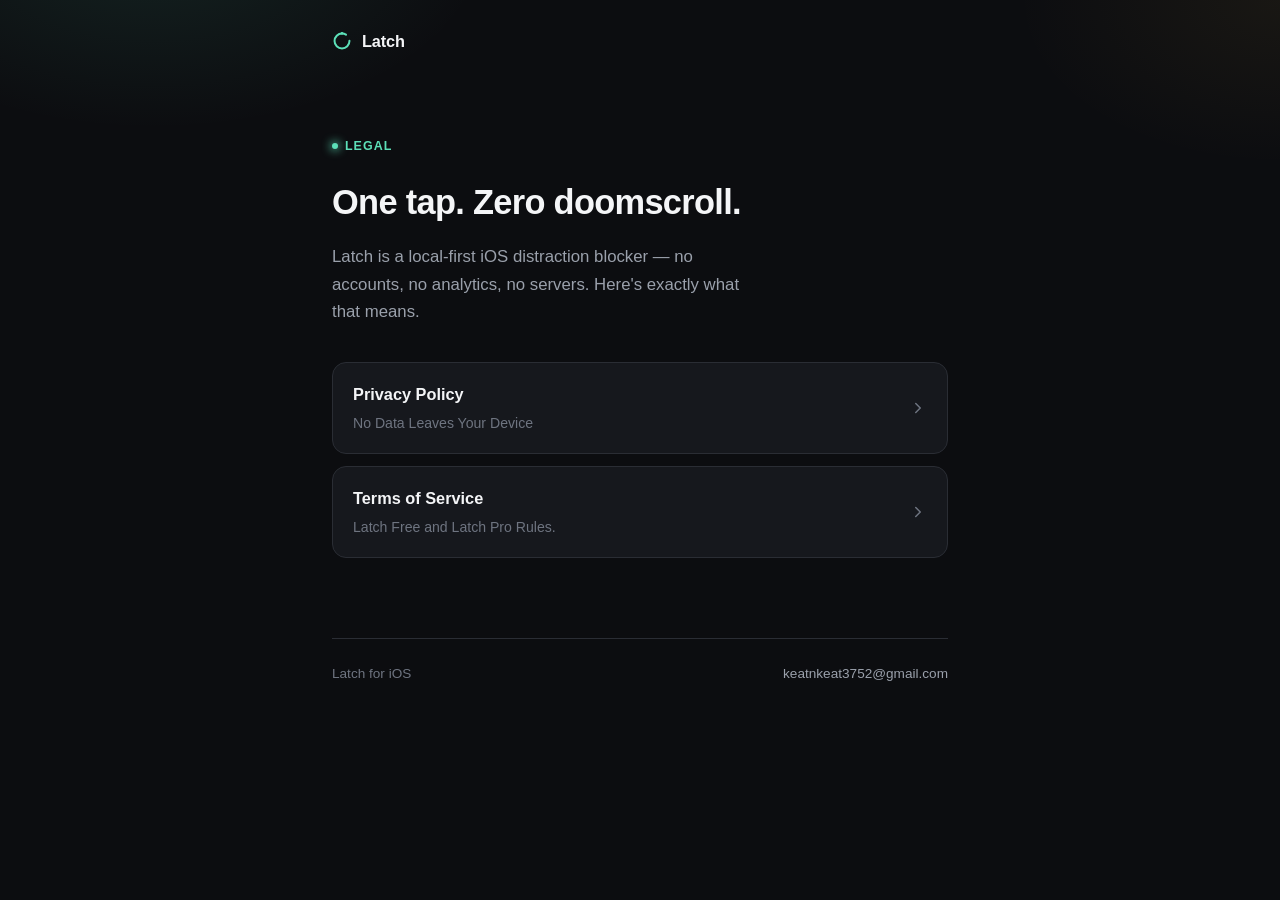
<file: index.html>
<!doctype html>
<html lang="en">
<head>
<meta charset="utf-8">
<meta name="viewport" content="width=device-width, initial-scale=1">
<meta name="color-scheme" content="dark">
<title>Latch — Legal</title>
<meta name="description" content="Privacy Policy and Terms of Service for Latch, the iOS distraction blocker.">
<link rel="stylesheet" href="styles.css?v=2">
</head>
<body>
<div class="wrap">

  <header class="site-header">
    <span class="brand">
      <svg class="brand-mark" width="20" height="20" viewBox="0 0 22 22" fill="none" xmlns="http://www.w3.org/2000/svg">
        <circle cx="11" cy="11" r="8.2" stroke="#5CE0B8" stroke-width="2.2" stroke-linecap="round" stroke-dasharray="43 8"/>
        <circle cx="11" cy="2.6" r="1.6" fill="#5CE0B8"/>
      </svg>
      Latch
    </span>
  </header>

  <section class="hero">
    <span class="kicker">Legal</span>
    <h1>One tap. Zero doomscroll.</h1>
    <p>Latch is a local-first iOS distraction blocker — no accounts, no analytics, no servers. Here's exactly what that means.</p>

    <div class="link-grid">
      <a class="link-card" href="privacy/">
        <span>
          <span class="title">Privacy Policy</span>
          <span class="desc">No Data Leaves Your Device</span>
        </span>
        <svg class="chev" width="18" height="18" viewBox="0 0 24 24" fill="none"><path d="M9 6l6 6-6 6" stroke="currentColor" stroke-width="2" stroke-linecap="round" stroke-linejoin="round"/></svg>
      </a>
      <a class="link-card" href="terms/">
        <span>
          <span class="title">Terms of Service</span>
          <span class="desc">Latch Free and Latch Pro Rules.</span>
        </span>
        <svg class="chev" width="18" height="18" viewBox="0 0 24 24" fill="none"><path d="M9 6l6 6-6 6" stroke="currentColor" stroke-width="2" stroke-linecap="round" stroke-linejoin="round"/></svg>
      </a>
    </div>
  </section>

  <footer class="site-footer">
    <span>Latch for iOS</span>
    <span><a href="mailto:keatnkeat3752@gmail.com">keatnkeat3752@gmail.com</a></span>
  </footer>

</div>
</body>
</html>
</file>
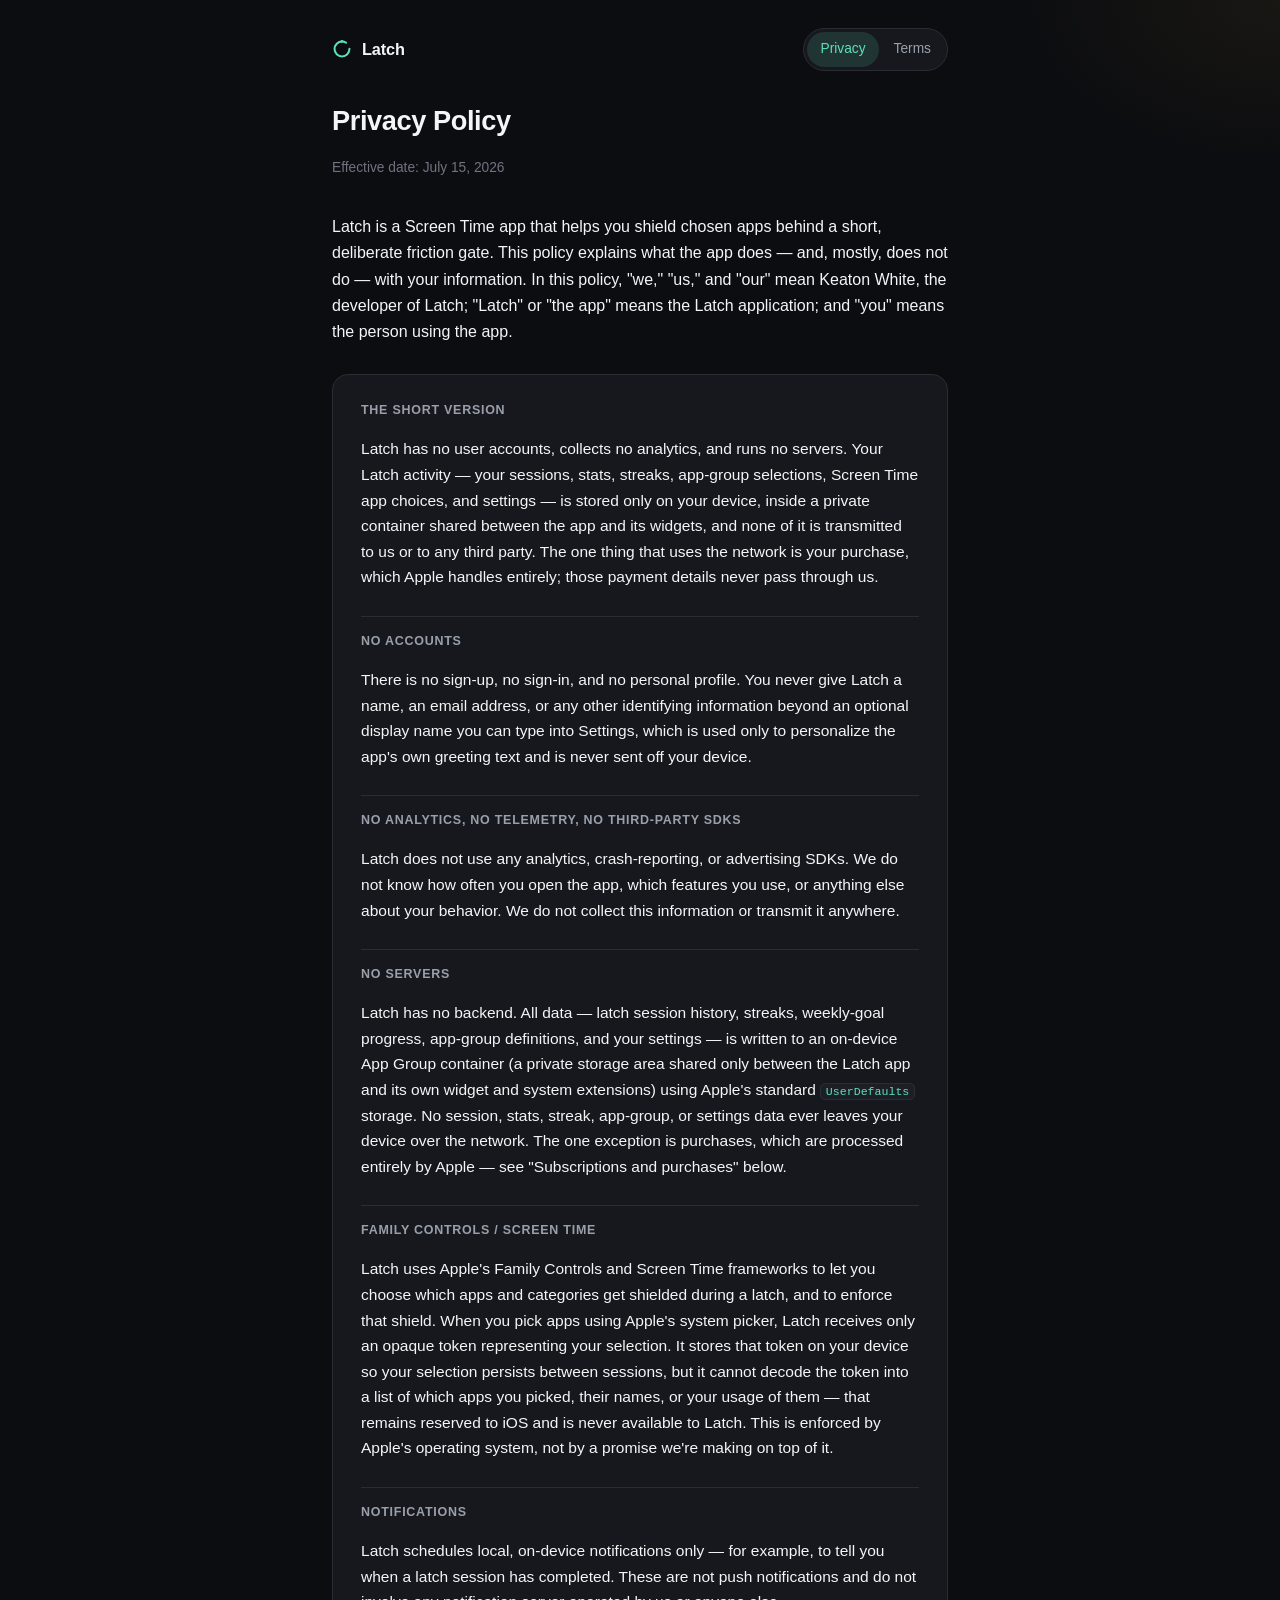
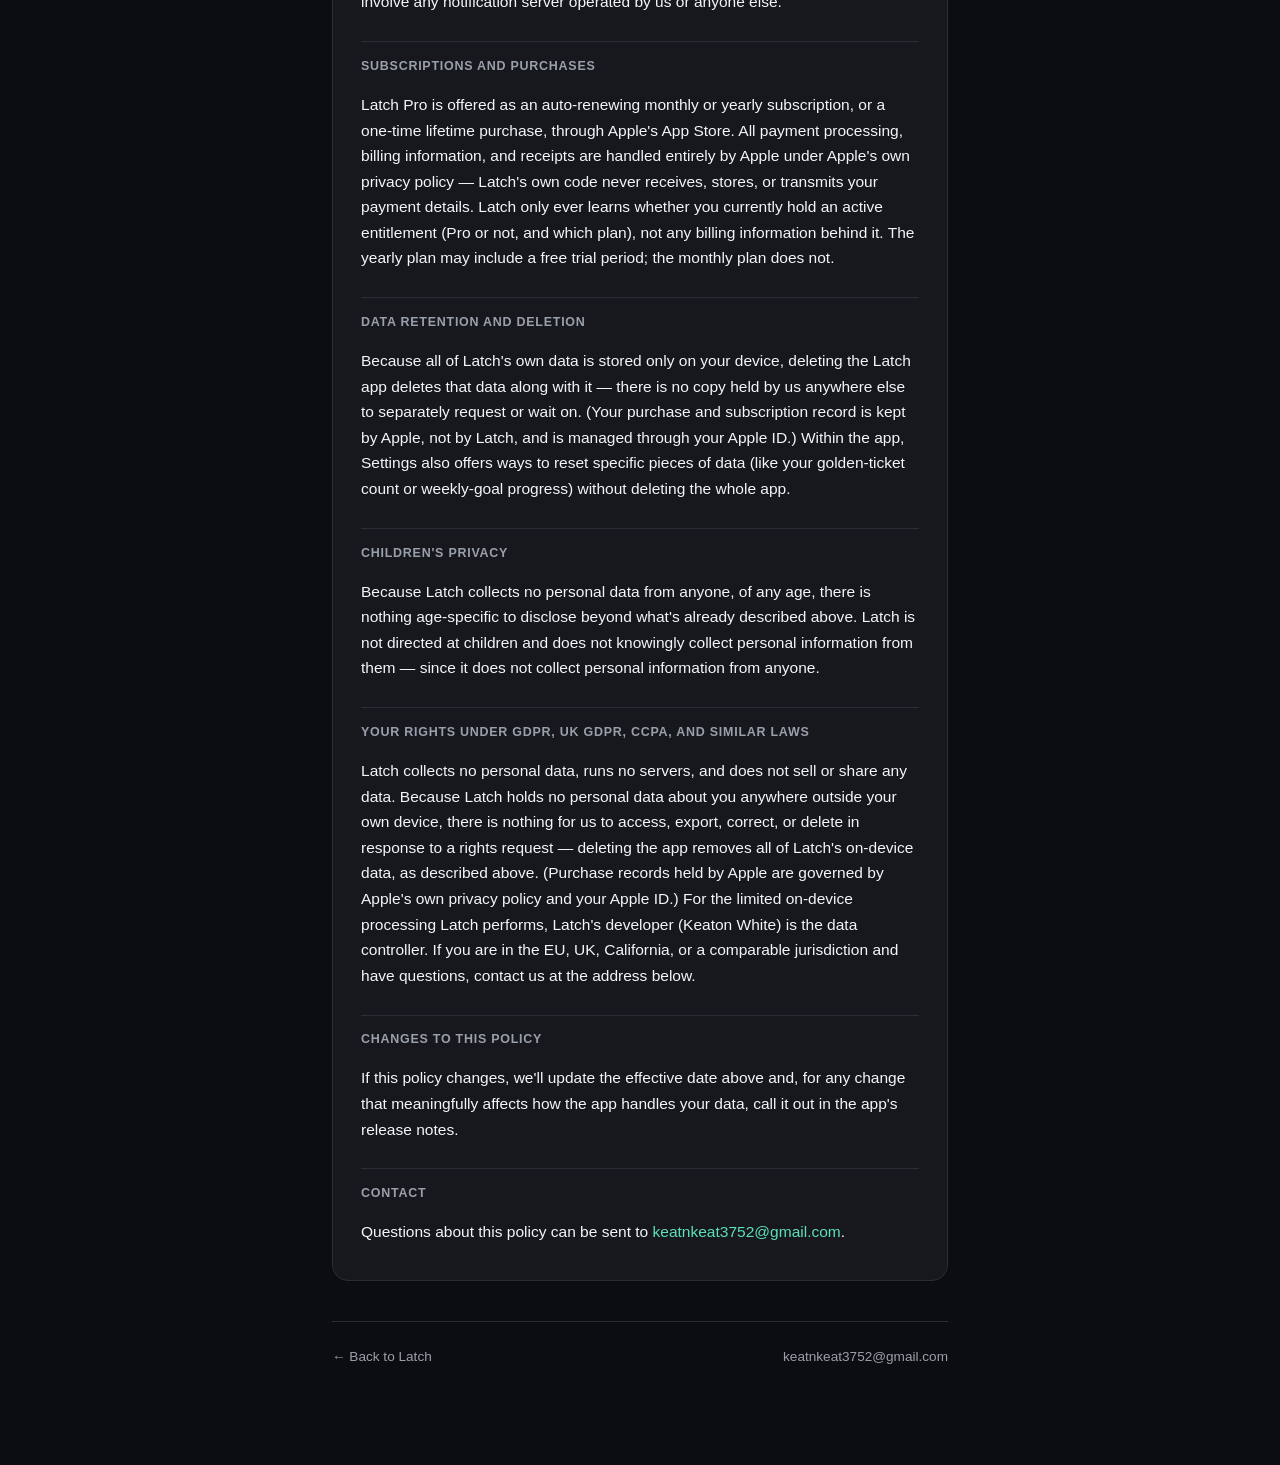
<file: privacy/index.html>
<!doctype html>
<html lang="en">
<head>
<meta charset="utf-8">
<meta name="viewport" content="width=device-width, initial-scale=1">
<meta name="color-scheme" content="dark">
<title>Latch — Privacy Policy</title>
<meta name="description" content="Latch's Privacy Policy: no accounts, no analytics, no servers.">
<link rel="stylesheet" href="../styles.css?v=2">
</head>
<body>
<div class="wrap">

  <header class="site-header">
    <a class="brand" href="../">
      <svg class="brand-mark" width="20" height="20" viewBox="0 0 22 22" fill="none" xmlns="http://www.w3.org/2000/svg">
        <circle cx="11" cy="11" r="8.2" stroke="#5CE0B8" stroke-width="2.2" stroke-linecap="round" stroke-dasharray="43 8"/>
        <circle cx="11" cy="2.6" r="1.6" fill="#5CE0B8"/>
      </svg>
      Latch
    </a>
    <nav class="tabs">
      <a href="../privacy/" aria-current="page">Privacy</a>
      <a href="../terms/">Terms</a>
    </nav>
  </header>

  <section class="doc-header">
    <h1>Privacy Policy</h1>
    <p class="note">Effective date: July 15, 2026</p>
  </section>

  <p>Latch is a Screen Time app that helps you shield chosen apps behind a short, deliberate friction gate. This policy explains what the app does — and, mostly, does not do — with your information. In this policy, "we," "us," and "our" mean Keaton White, the developer of Latch; "Latch" or "the app" means the Latch application; and "you" means the person using the app.</p>

  <div class="card">

    <h2>The short version</h2>
    <p>Latch has no user accounts, collects no analytics, and runs no servers. Your Latch activity — your sessions, stats, streaks, app-group selections, Screen Time app choices, and settings — is stored only on your device, inside a private container shared between the app and its widgets, and none of it is transmitted to us or to any third party. The one thing that uses the network is your purchase, which Apple handles entirely; those payment details never pass through us.</p>

    <h2>No accounts</h2>
    <p>There is no sign-up, no sign-in, and no personal profile. You never give Latch a name, an email address, or any other identifying information beyond an optional display name you can type into Settings, which is used only to personalize the app's own greeting text and is never sent off your device.</p>

    <h2>No analytics, no telemetry, no third-party SDKs</h2>
    <p>Latch does not use any analytics, crash-reporting, or advertising SDKs. We do not know how often you open the app, which features you use, or anything else about your behavior. We do not collect this information or transmit it anywhere.</p>

    <h2>No servers</h2>
    <p>Latch has no backend. All data — latch session history, streaks, weekly-goal progress, app-group definitions, and your settings — is written to an on-device App Group container (a private storage area shared only between the Latch app and its own widget and system extensions) using Apple's standard <code>UserDefaults</code> storage. No session, stats, streak, app-group, or settings data ever leaves your device over the network. The one exception is purchases, which are processed entirely by Apple — see "Subscriptions and purchases" below.</p>

    <h2>Family Controls / Screen Time</h2>
    <p>Latch uses Apple's Family Controls and Screen Time frameworks to let you choose which apps and categories get shielded during a latch, and to enforce that shield. When you pick apps using Apple's system picker, Latch receives only an opaque token representing your selection. It stores that token on your device so your selection persists between sessions, but it cannot decode the token into a list of which apps you picked, their names, or your usage of them — that remains reserved to iOS and is never available to Latch. This is enforced by Apple's operating system, not by a promise we're making on top of it.</p>

    <h2>Notifications</h2>
    <p>Latch schedules local, on-device notifications only — for example, to tell you when a latch session has completed. These are not push notifications and do not involve any notification server operated by us or anyone else.</p>

    <h2>Subscriptions and purchases</h2>
    <p>Latch Pro is offered as an auto-renewing monthly or yearly subscription, or a one-time lifetime purchase, through Apple's App Store. All payment processing, billing information, and receipts are handled entirely by Apple under Apple's own privacy policy — Latch's own code never receives, stores, or transmits your payment details. Latch only ever learns whether you currently hold an active entitlement (Pro or not, and which plan), not any billing information behind it. The yearly plan may include a free trial period; the monthly plan does not.</p>

    <h2>Data retention and deletion</h2>
    <p>Because all of Latch's own data is stored only on your device, deleting the Latch app deletes that data along with it — there is no copy held by us anywhere else to separately request or wait on. (Your purchase and subscription record is kept by Apple, not by Latch, and is managed through your Apple ID.) Within the app, Settings also offers ways to reset specific pieces of data (like your golden-ticket count or weekly-goal progress) without deleting the whole app.</p>

    <h2>Children's privacy</h2>
    <p>Because Latch collects no personal data from anyone, of any age, there is nothing age-specific to disclose beyond what's already described above. Latch is not directed at children and does not knowingly collect personal information from them — since it does not collect personal information from anyone.</p>

    <h2>Your rights under GDPR, UK GDPR, CCPA, and similar laws</h2>
    <p>Latch collects no personal data, runs no servers, and does not sell or share any data. Because Latch holds no personal data about you anywhere outside your own device, there is nothing for us to access, export, correct, or delete in response to a rights request — deleting the app removes all of Latch's on-device data, as described above. (Purchase records held by Apple are governed by Apple's own privacy policy and your Apple ID.) For the limited on-device processing Latch performs, Latch's developer (Keaton White) is the data controller. If you are in the EU, UK, California, or a comparable jurisdiction and have questions, contact us at the address below.</p>

    <h2>Changes to this policy</h2>
    <p>If this policy changes, we'll update the effective date above and, for any change that meaningfully affects how the app handles your data, call it out in the app's release notes.</p>

    <h2>Contact</h2>
    <p>Questions about this policy can be sent to <a href="mailto:keatnkeat3752@gmail.com">keatnkeat3752@gmail.com</a>.</p>

  </div>

  <footer class="site-footer">
    <span><a href="../">← Back to Latch</a></span>
    <span><a href="mailto:keatnkeat3752@gmail.com">keatnkeat3752@gmail.com</a></span>
  </footer>

</div>
</body>
</html>
</file>
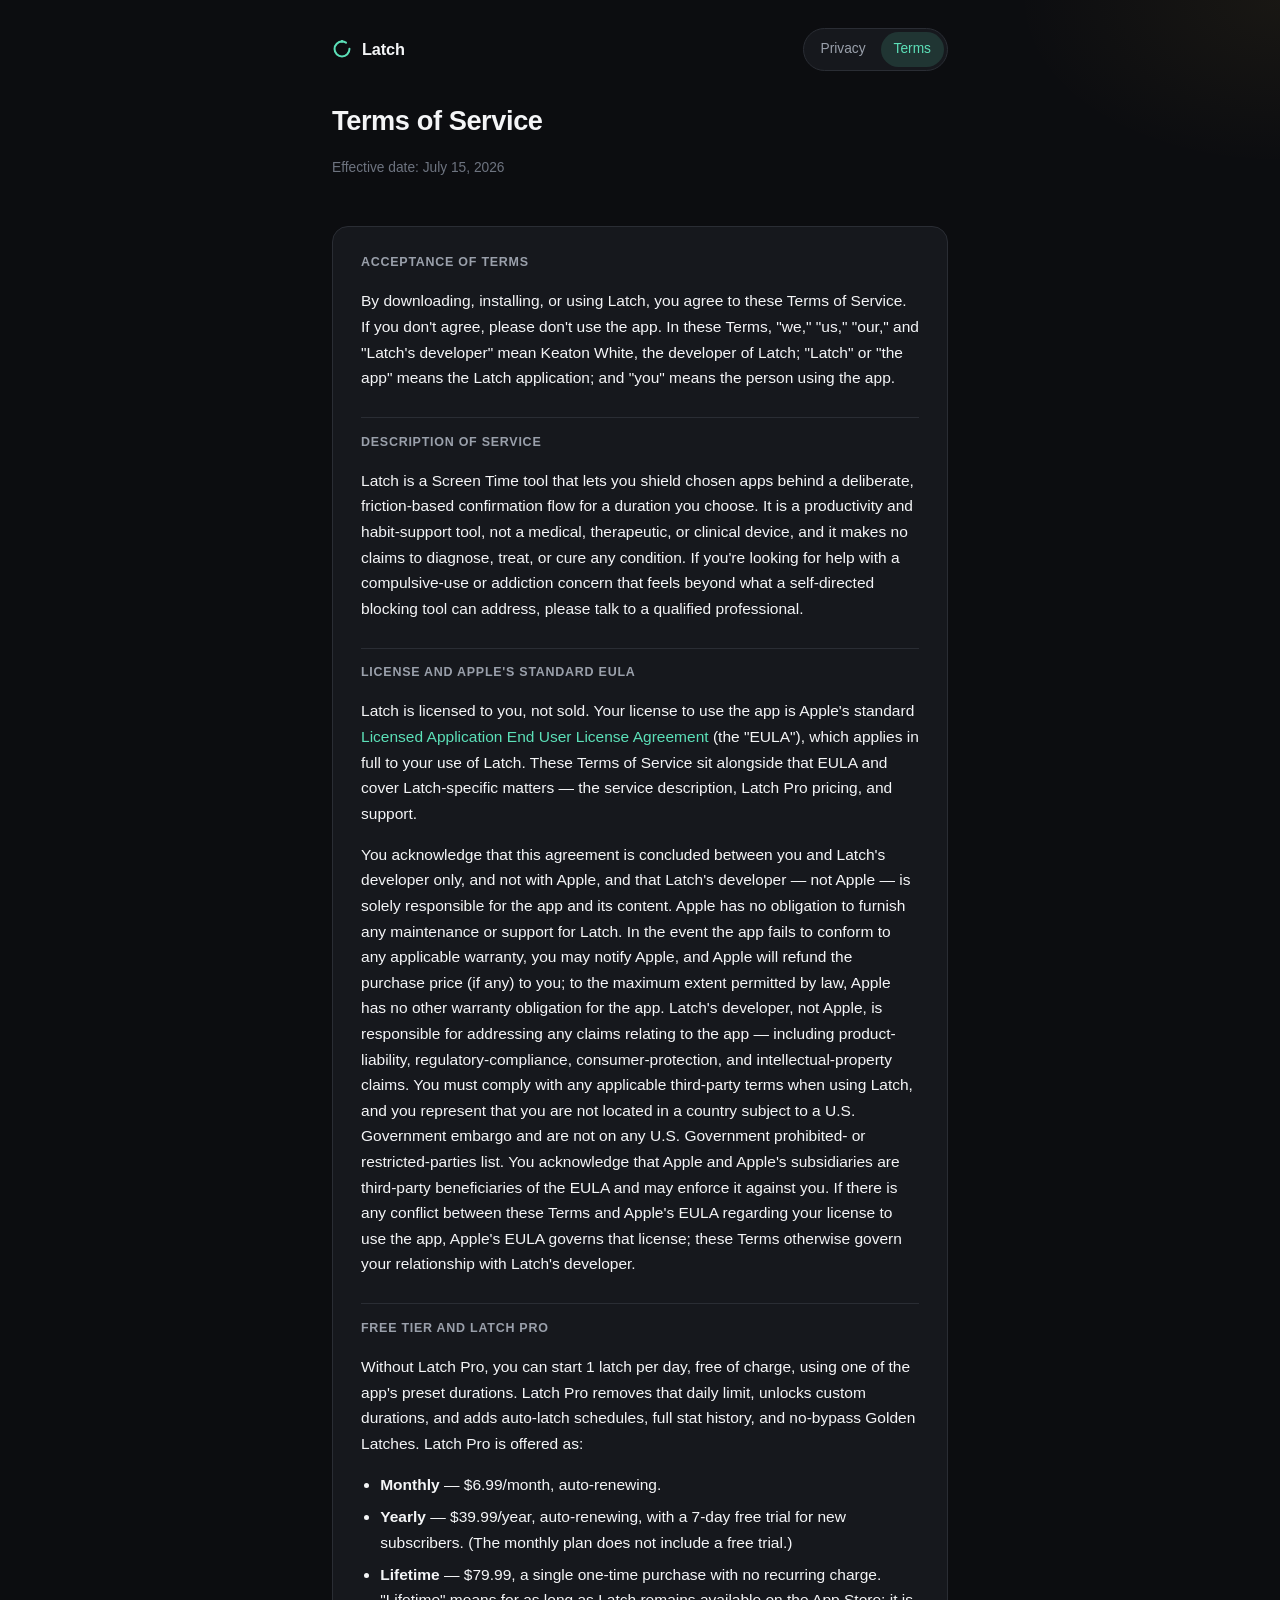
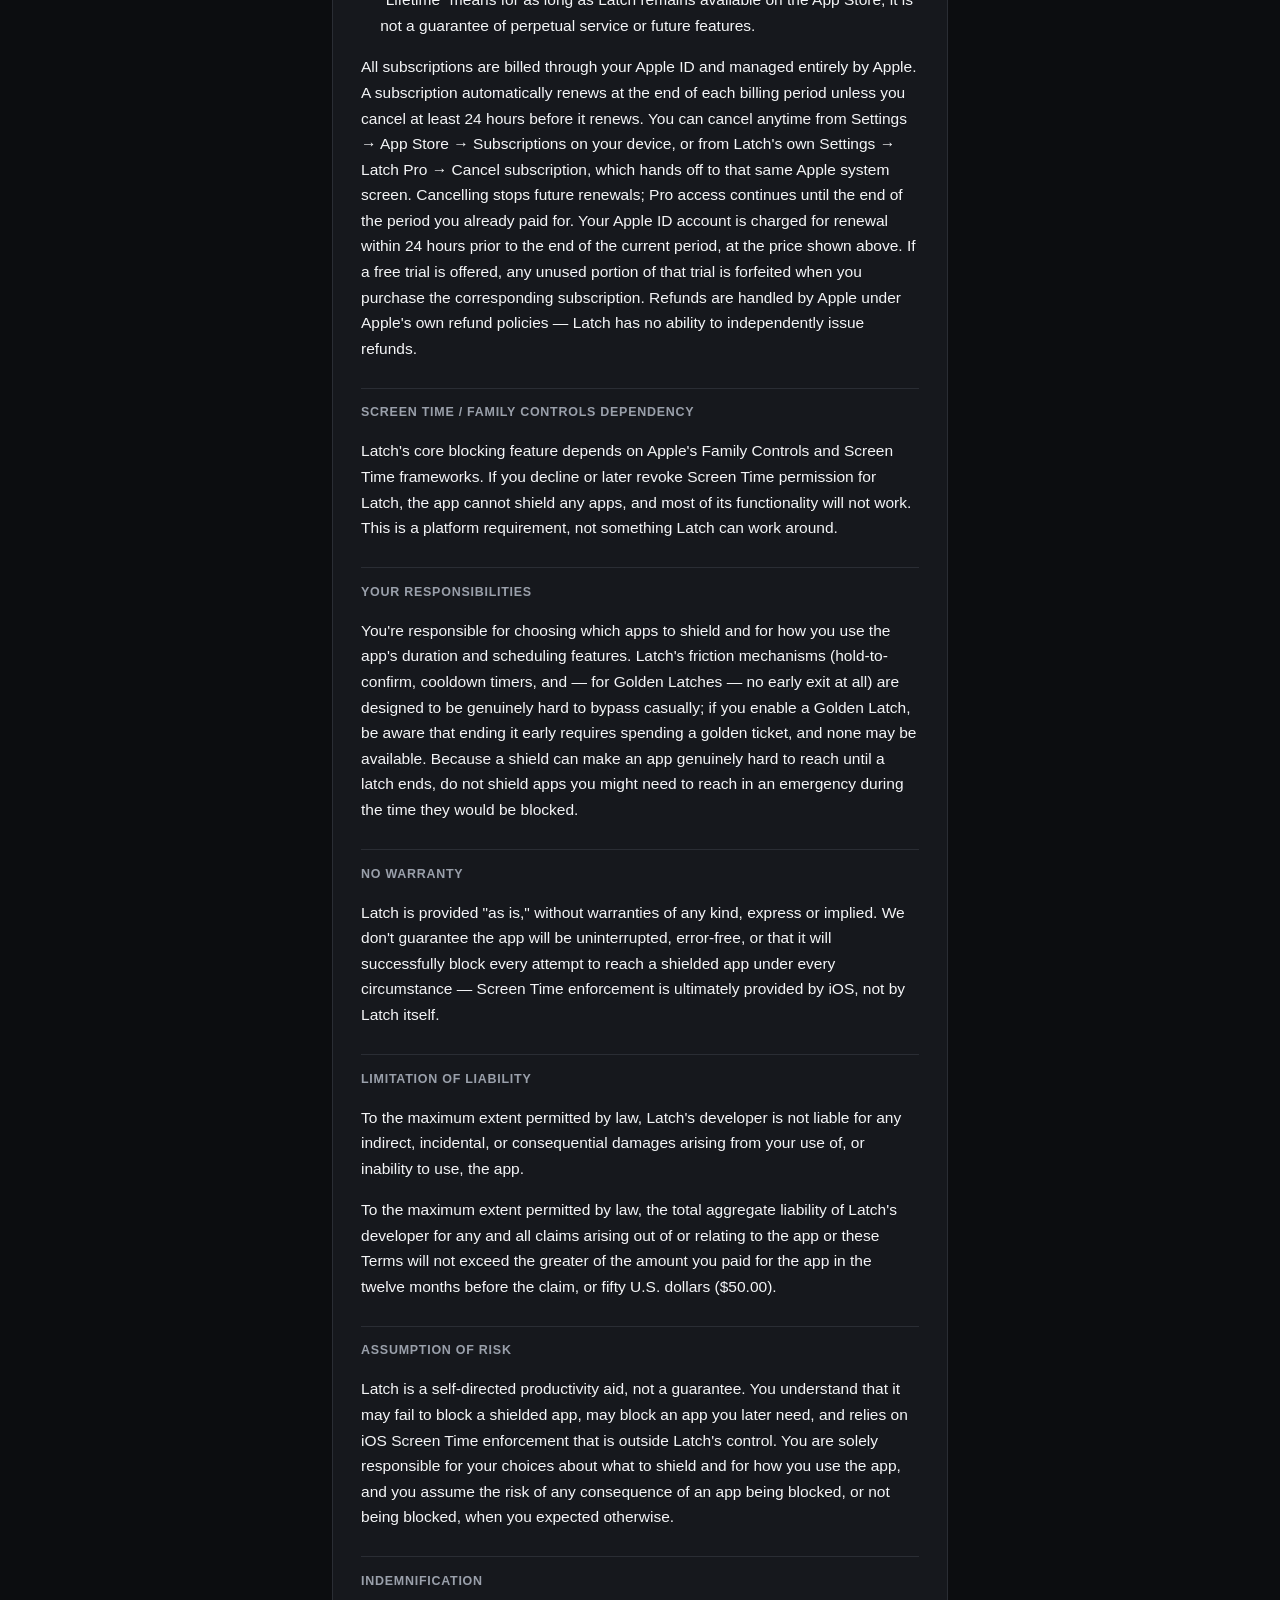
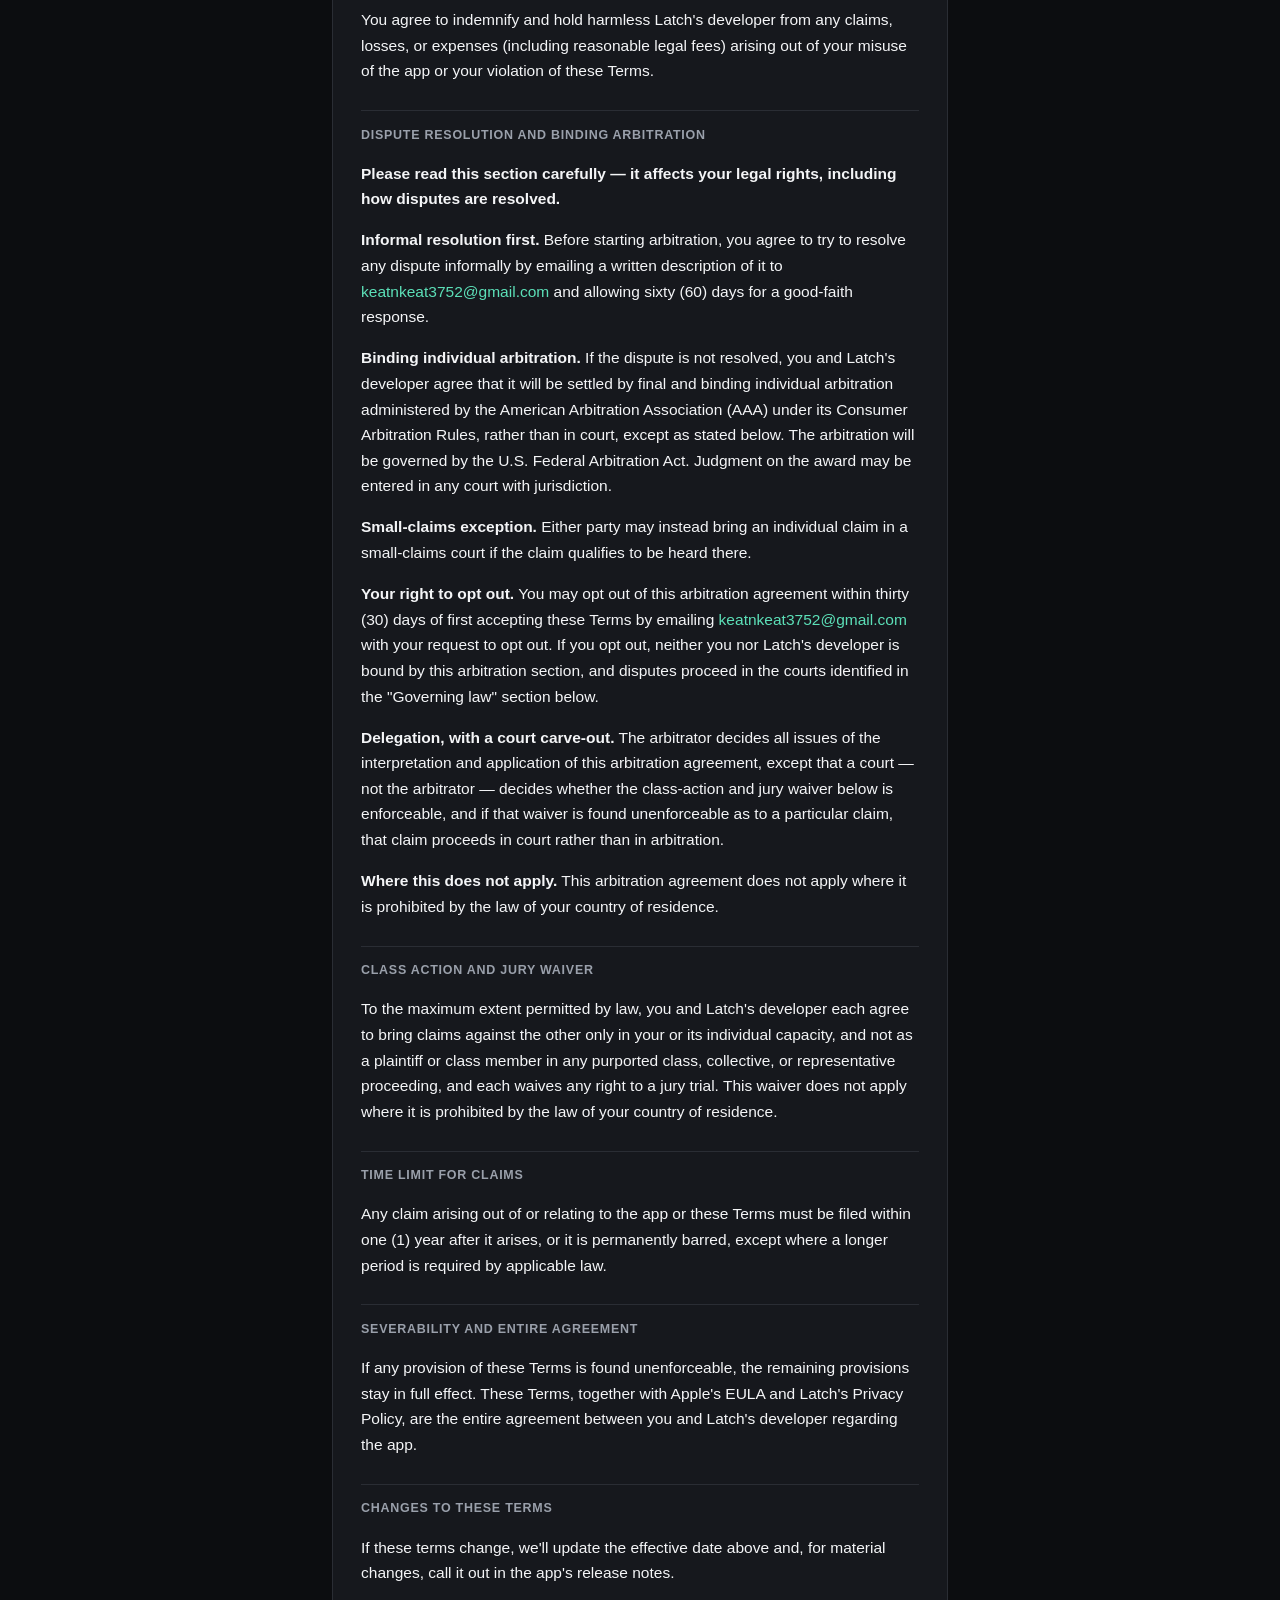
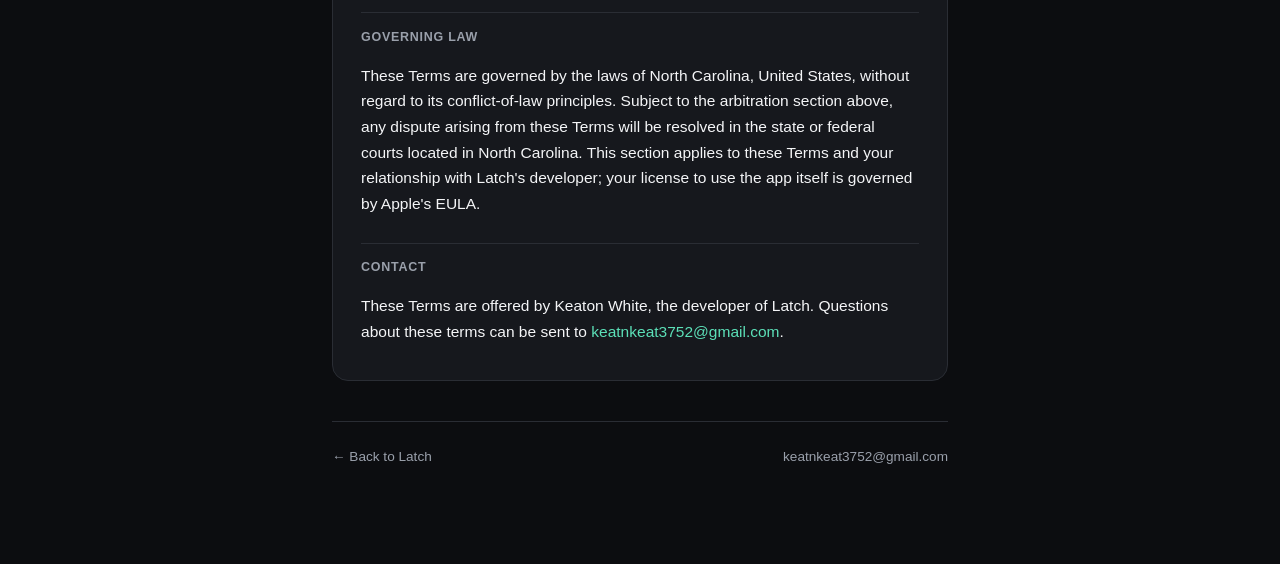
<file: terms/index.html>
<!doctype html>
<html lang="en">
<head>
<meta charset="utf-8">
<meta name="viewport" content="width=device-width, initial-scale=1">
<meta name="color-scheme" content="dark">
<title>Latch — Terms of Service</title>
<meta name="description" content="Latch's Terms of Service: the free tier, Latch Pro, and the rules of using the app.">
<link rel="stylesheet" href="../styles.css?v=2">
</head>
<body>
<div class="wrap">

  <header class="site-header">
    <a class="brand" href="../">
      <svg class="brand-mark" width="20" height="20" viewBox="0 0 22 22" fill="none" xmlns="http://www.w3.org/2000/svg">
        <circle cx="11" cy="11" r="8.2" stroke="#5CE0B8" stroke-width="2.2" stroke-linecap="round" stroke-dasharray="43 8"/>
        <circle cx="11" cy="2.6" r="1.6" fill="#5CE0B8"/>
      </svg>
      Latch
    </a>
    <nav class="tabs">
      <a href="../privacy/">Privacy</a>
      <a href="../terms/" aria-current="page">Terms</a>
    </nav>
  </header>

  <section class="doc-header">
    <h1>Terms of Service</h1>
    <p class="note">Effective date: July 15, 2026</p>
  </section>

  <div class="card">

    <h2>Acceptance of terms</h2>
    <p>By downloading, installing, or using Latch, you agree to these Terms of Service. If you don't agree, please don't use the app. In these Terms, "we," "us," "our," and "Latch's developer" mean Keaton White, the developer of Latch; "Latch" or "the app" means the Latch application; and "you" means the person using the app.</p>

    <h2>Description of service</h2>
    <p>Latch is a Screen Time tool that lets you shield chosen apps behind a deliberate, friction-based confirmation flow for a duration you choose. It is a productivity and habit-support tool, not a medical, therapeutic, or clinical device, and it makes no claims to diagnose, treat, or cure any condition. If you're looking for help with a compulsive-use or addiction concern that feels beyond what a self-directed blocking tool can address, please talk to a qualified professional.</p>

    <h2>License and Apple's standard EULA</h2>
    <p>Latch is licensed to you, not sold. Your license to use the app is Apple's standard <a href="https://www.apple.com/legal/internet-services/itunes/dev/stdeula/">Licensed Application End User License Agreement</a> (the "EULA"), which applies in full to your use of Latch. These Terms of Service sit alongside that EULA and cover Latch-specific matters — the service description, Latch Pro pricing, and support.</p>
    <p>You acknowledge that this agreement is concluded between you and Latch's developer only, and not with Apple, and that Latch's developer — not Apple — is solely responsible for the app and its content. Apple has no obligation to furnish any maintenance or support for Latch. In the event the app fails to conform to any applicable warranty, you may notify Apple, and Apple will refund the purchase price (if any) to you; to the maximum extent permitted by law, Apple has no other warranty obligation for the app. Latch's developer, not Apple, is responsible for addressing any claims relating to the app — including product-liability, regulatory-compliance, consumer-protection, and intellectual-property claims. You must comply with any applicable third-party terms when using Latch, and you represent that you are not located in a country subject to a U.S. Government embargo and are not on any U.S. Government prohibited- or restricted-parties list. You acknowledge that Apple and Apple's subsidiaries are third-party beneficiaries of the EULA and may enforce it against you. If there is any conflict between these Terms and Apple's EULA regarding your license to use the app, Apple's EULA governs that license; these Terms otherwise govern your relationship with Latch's developer.</p>

    <h2>Free tier and Latch Pro</h2>
    <p>Without Latch Pro, you can start 1 latch per day, free of charge, using one of the app's preset durations. Latch Pro removes that daily limit, unlocks custom durations, and adds auto-latch schedules, full stat history, and no-bypass Golden Latches. Latch Pro is offered as:</p>
    <ul>
      <li><strong>Monthly</strong> — $6.99/month, auto-renewing.</li>
      <li><strong>Yearly</strong> — $39.99/year, auto-renewing, with a 7-day free trial for new subscribers. (The monthly plan does not include a free trial.)</li>
      <li><strong>Lifetime</strong> — $79.99, a single one-time purchase with no recurring charge. "Lifetime" means for as long as Latch remains available on the App Store; it is not a guarantee of perpetual service or future features.</li>
    </ul>
    <p>All subscriptions are billed through your Apple ID and managed entirely by Apple. A subscription automatically renews at the end of each billing period unless you cancel at least 24 hours before it renews. You can cancel anytime from Settings → App Store → Subscriptions on your device, or from Latch's own Settings → Latch Pro → Cancel subscription, which hands off to that same Apple system screen. Cancelling stops future renewals; Pro access continues until the end of the period you already paid for. Your Apple ID account is charged for renewal within 24 hours prior to the end of the current period, at the price shown above. If a free trial is offered, any unused portion of that trial is forfeited when you purchase the corresponding subscription. Refunds are handled by Apple under Apple's own refund policies — Latch has no ability to independently issue refunds.</p>

    <h2>Screen Time / Family Controls dependency</h2>
    <p>Latch's core blocking feature depends on Apple's Family Controls and Screen Time frameworks. If you decline or later revoke Screen Time permission for Latch, the app cannot shield any apps, and most of its functionality will not work. This is a platform requirement, not something Latch can work around.</p>

    <h2>Your responsibilities</h2>
    <p>You're responsible for choosing which apps to shield and for how you use the app's duration and scheduling features. Latch's friction mechanisms (hold-to-confirm, cooldown timers, and — for Golden Latches — no early exit at all) are designed to be genuinely hard to bypass casually; if you enable a Golden Latch, be aware that ending it early requires spending a golden ticket, and none may be available. Because a shield can make an app genuinely hard to reach until a latch ends, do not shield apps you might need to reach in an emergency during the time they would be blocked.</p>

    <h2>No warranty</h2>
    <p>Latch is provided "as is," without warranties of any kind, express or implied. We don't guarantee the app will be uninterrupted, error-free, or that it will successfully block every attempt to reach a shielded app under every circumstance — Screen Time enforcement is ultimately provided by iOS, not by Latch itself.</p>

    <h2>Limitation of liability</h2>
    <p>To the maximum extent permitted by law, Latch's developer is not liable for any indirect, incidental, or consequential damages arising from your use of, or inability to use, the app.</p>
    <p>To the maximum extent permitted by law, the total aggregate liability of Latch's developer for any and all claims arising out of or relating to the app or these Terms will not exceed the greater of the amount you paid for the app in the twelve months before the claim, or fifty U.S. dollars ($50.00).</p>

    <h2>Assumption of risk</h2>
    <p>Latch is a self-directed productivity aid, not a guarantee. You understand that it may fail to block a shielded app, may block an app you later need, and relies on iOS Screen Time enforcement that is outside Latch's control. You are solely responsible for your choices about what to shield and for how you use the app, and you assume the risk of any consequence of an app being blocked, or not being blocked, when you expected otherwise.</p>

    <h2>Indemnification</h2>
    <p>You agree to indemnify and hold harmless Latch's developer from any claims, losses, or expenses (including reasonable legal fees) arising out of your misuse of the app or your violation of these Terms.</p>

    <h2>Dispute resolution and binding arbitration</h2>
    <p><strong>Please read this section carefully — it affects your legal rights, including how disputes are resolved.</strong></p>
    <p><strong>Informal resolution first.</strong> Before starting arbitration, you agree to try to resolve any dispute informally by emailing a written description of it to <a href="mailto:keatnkeat3752@gmail.com">keatnkeat3752@gmail.com</a> and allowing sixty (60) days for a good-faith response.</p>
    <p><strong>Binding individual arbitration.</strong> If the dispute is not resolved, you and Latch's developer agree that it will be settled by final and binding individual arbitration administered by the American Arbitration Association (AAA) under its Consumer Arbitration Rules, rather than in court, except as stated below. The arbitration will be governed by the U.S. Federal Arbitration Act. Judgment on the award may be entered in any court with jurisdiction.</p>
    <p><strong>Small-claims exception.</strong> Either party may instead bring an individual claim in a small-claims court if the claim qualifies to be heard there.</p>
    <p><strong>Your right to opt out.</strong> You may opt out of this arbitration agreement within thirty (30) days of first accepting these Terms by emailing <a href="mailto:keatnkeat3752@gmail.com">keatnkeat3752@gmail.com</a> with your request to opt out. If you opt out, neither you nor Latch's developer is bound by this arbitration section, and disputes proceed in the courts identified in the "Governing law" section below.</p>
    <p><strong>Delegation, with a court carve-out.</strong> The arbitrator decides all issues of the interpretation and application of this arbitration agreement, except that a court — not the arbitrator — decides whether the class-action and jury waiver below is enforceable, and if that waiver is found unenforceable as to a particular claim, that claim proceeds in court rather than in arbitration.</p>
    <p><strong>Where this does not apply.</strong> This arbitration agreement does not apply where it is prohibited by the law of your country of residence.</p>

    <h2>Class action and jury waiver</h2>
    <p>To the maximum extent permitted by law, you and Latch's developer each agree to bring claims against the other only in your or its individual capacity, and not as a plaintiff or class member in any purported class, collective, or representative proceeding, and each waives any right to a jury trial. This waiver does not apply where it is prohibited by the law of your country of residence.</p>

    <h2>Time limit for claims</h2>
    <p>Any claim arising out of or relating to the app or these Terms must be filed within one (1) year after it arises, or it is permanently barred, except where a longer period is required by applicable law.</p>

    <h2>Severability and entire agreement</h2>
    <p>If any provision of these Terms is found unenforceable, the remaining provisions stay in full effect. These Terms, together with Apple's EULA and Latch's Privacy Policy, are the entire agreement between you and Latch's developer regarding the app.</p>

    <h2>Changes to these terms</h2>
    <p>If these terms change, we'll update the effective date above and, for material changes, call it out in the app's release notes.</p>

    <h2>Governing law</h2>
    <p>These Terms are governed by the laws of North Carolina, United States, without regard to its conflict-of-law principles. Subject to the arbitration section above, any dispute arising from these Terms will be resolved in the state or federal courts located in North Carolina. This section applies to these Terms and your relationship with Latch's developer; your license to use the app itself is governed by Apple's EULA.</p>

    <h2>Contact</h2>
    <p>These Terms are offered by Keaton White, the developer of Latch. Questions about these terms can be sent to <a href="mailto:keatnkeat3752@gmail.com">keatnkeat3752@gmail.com</a>.</p>

  </div>

  <footer class="site-footer">
    <span><a href="../">← Back to Latch</a></span>
    <span><a href="mailto:keatnkeat3752@gmail.com">keatnkeat3752@gmail.com</a></span>
  </footer>

</div>
</body>
</html>
</file>
<file: styles.css>
:root {
  --bg-base: #0c0d10;
  --bg-elevated: #16181d;
  --bg-elevated-2: #1c1f26;
  --stroke-subtle: #2a2d34;
  --text-primary: #f4f5f7;
  --text-secondary: #9aa0ab;
  --text-tertiary: #6e7480;
  --accent-mint: #5ce0b8;
  --accent-mint-dim: rgba(92, 224, 184, 0.14);
  --accent-gold: #e7b84b;
}

* {
  box-sizing: border-box;
}

html {
  color-scheme: dark;
}

body {
  margin: 0;
  background: var(--bg-base);
  background-image:
    radial-gradient(560px 320px at 12% -8%, rgba(92, 224, 184, 0.10), transparent 60%),
    radial-gradient(480px 300px at 100% 0%, rgba(231, 184, 75, 0.06), transparent 55%);
  background-repeat: no-repeat;
  color: var(--text-primary);
  font-family: -apple-system, BlinkMacSystemFont, "SF Pro Text", "Segoe UI", Helvetica, Arial, sans-serif;
  -webkit-font-smoothing: antialiased;
  line-height: 1.65;
}

a {
  color: var(--accent-mint);
  text-decoration: none;
}

a:hover {
  text-decoration: underline;
}

.wrap {
  max-width: 660px;
  margin: 0 auto;
  padding: 0 22px 96px;
}

/* Header */

.site-header {
  display: flex;
  align-items: center;
  justify-content: space-between;
  gap: 16px;
  padding: 28px 0 20px;
}

.brand {
  display: inline-flex;
  align-items: center;
  gap: 10px;
  color: var(--text-primary);
  font-weight: 600;
  font-size: 1.02em;
  letter-spacing: -0.01em;
}

.brand:hover {
  text-decoration: none;
  opacity: 0.85;
}

.brand-mark {
  display: block;
  flex: none;
}

.tabs {
  display: inline-flex;
  gap: 2px;
  padding: 3px;
  background: var(--bg-elevated);
  border: 1px solid var(--stroke-subtle);
  border-radius: 999px;
}

.tabs a {
  color: var(--text-secondary);
  font-size: 0.86em;
  font-weight: 500;
  padding: 6px 13px;
  border-radius: 999px;
}

.tabs a:hover {
  color: var(--text-primary);
  text-decoration: none;
}

.tabs a[aria-current="page"] {
  background: var(--accent-mint-dim);
  color: var(--accent-mint);
}

/* Hero (index only) */

.hero {
  padding: 56px 0 40px;
}

.kicker {
  display: inline-flex;
  align-items: center;
  gap: 7px;
  color: var(--accent-mint);
  font-size: 0.78em;
  font-weight: 600;
  letter-spacing: 0.08em;
  text-transform: uppercase;
  margin-bottom: 18px;
}

.kicker::before {
  content: "";
  width: 6px;
  height: 6px;
  border-radius: 50%;
  background: var(--accent-mint);
  box-shadow: 0 0 10px 1px var(--accent-mint);
}

.hero h1 {
  font-size: 2.15em;
  letter-spacing: -0.02em;
  margin: 0 0 12px;
}

.hero p {
  color: var(--text-secondary);
  font-size: 1.05em;
  max-width: 46ch;
  margin: 0;
}

.link-grid {
  display: grid;
  gap: 12px;
  margin-top: 36px;
}

.link-card {
  display: flex;
  align-items: center;
  justify-content: space-between;
  gap: 16px;
  padding: 18px 20px;
  background: var(--bg-elevated);
  border: 1px solid var(--stroke-subtle);
  border-radius: 14px;
  color: var(--text-primary);
  transition: border-color 0.15s ease, transform 0.15s ease, background 0.15s ease;
}

.link-card:hover {
  border-color: var(--accent-mint);
  background: var(--bg-elevated-2);
  transform: translateY(-1px);
  text-decoration: none;
}

.link-card .title {
  display: block;
  font-weight: 600;
  font-size: 1.02em;
}

.link-card .desc {
  display: block;
  color: var(--text-tertiary);
  font-size: 0.88em;
  margin-top: 4px;
}

.link-card .chev {
  color: var(--text-tertiary);
  flex: none;
}

.link-card:hover .chev {
  color: var(--accent-mint);
}

/* Document pages */

.doc-header {
  padding: 8px 0 4px;
}

.doc-header h1 {
  font-size: 1.7em;
  letter-spacing: -0.015em;
  margin: 0 0 10px;
}

.note {
  color: var(--text-tertiary);
  font-size: 0.86em;
}

.card {
  background: var(--bg-elevated);
  border: 1px solid var(--stroke-subtle);
  border-radius: 16px;
  padding: 8px 28px 20px;
  margin-top: 28px;
}

.card h2 {
  font-size: 0.78em;
  font-weight: 700;
  letter-spacing: 0.06em;
  text-transform: uppercase;
  color: var(--text-secondary);
  margin: 2.1em 0 0.9em;
  padding-top: 1.1em;
  border-top: 1px solid var(--stroke-subtle);
}

.card > h2:first-child {
  margin-top: 1.4em;
  padding-top: 0;
  border-top: none;
}

.card p,
.card li {
  color: var(--text-primary);
  font-size: 0.97em;
}

.card ul {
  padding-left: 1.2em;
}

.card li {
  margin: 0.4em 0;
}

.card strong {
  color: var(--text-primary);
}

.card code {
  background: var(--bg-elevated-2);
  border: 1px solid var(--stroke-subtle);
  border-radius: 5px;
  padding: 0.1em 0.4em;
  font-size: 0.92em;
  color: var(--accent-mint);
}

.placeholder {
  color: #ffb4a8;
  background: rgba(224, 108, 108, 0.14);
  padding: 2px 7px;
  border-radius: 5px;
  font-family: ui-monospace, "SF Mono", Menlo, monospace;
  font-size: 0.9em;
}

/* Footer */

.site-footer {
  display: flex;
  align-items: center;
  justify-content: space-between;
  gap: 16px;
  flex-wrap: wrap;
  margin-top: 40px;
  padding-top: 24px;
  border-top: 1px solid var(--stroke-subtle);
  color: var(--text-tertiary);
  font-size: 0.85em;
}

.site-footer a {
  color: var(--text-secondary);
}

@media (max-width: 480px) {
  .hero h1 {
    font-size: 1.7em;
  }
  .card {
    padding: 4px 18px 12px;
  }
  .site-header {
    padding-top: 22px;
  }
}
</file>
